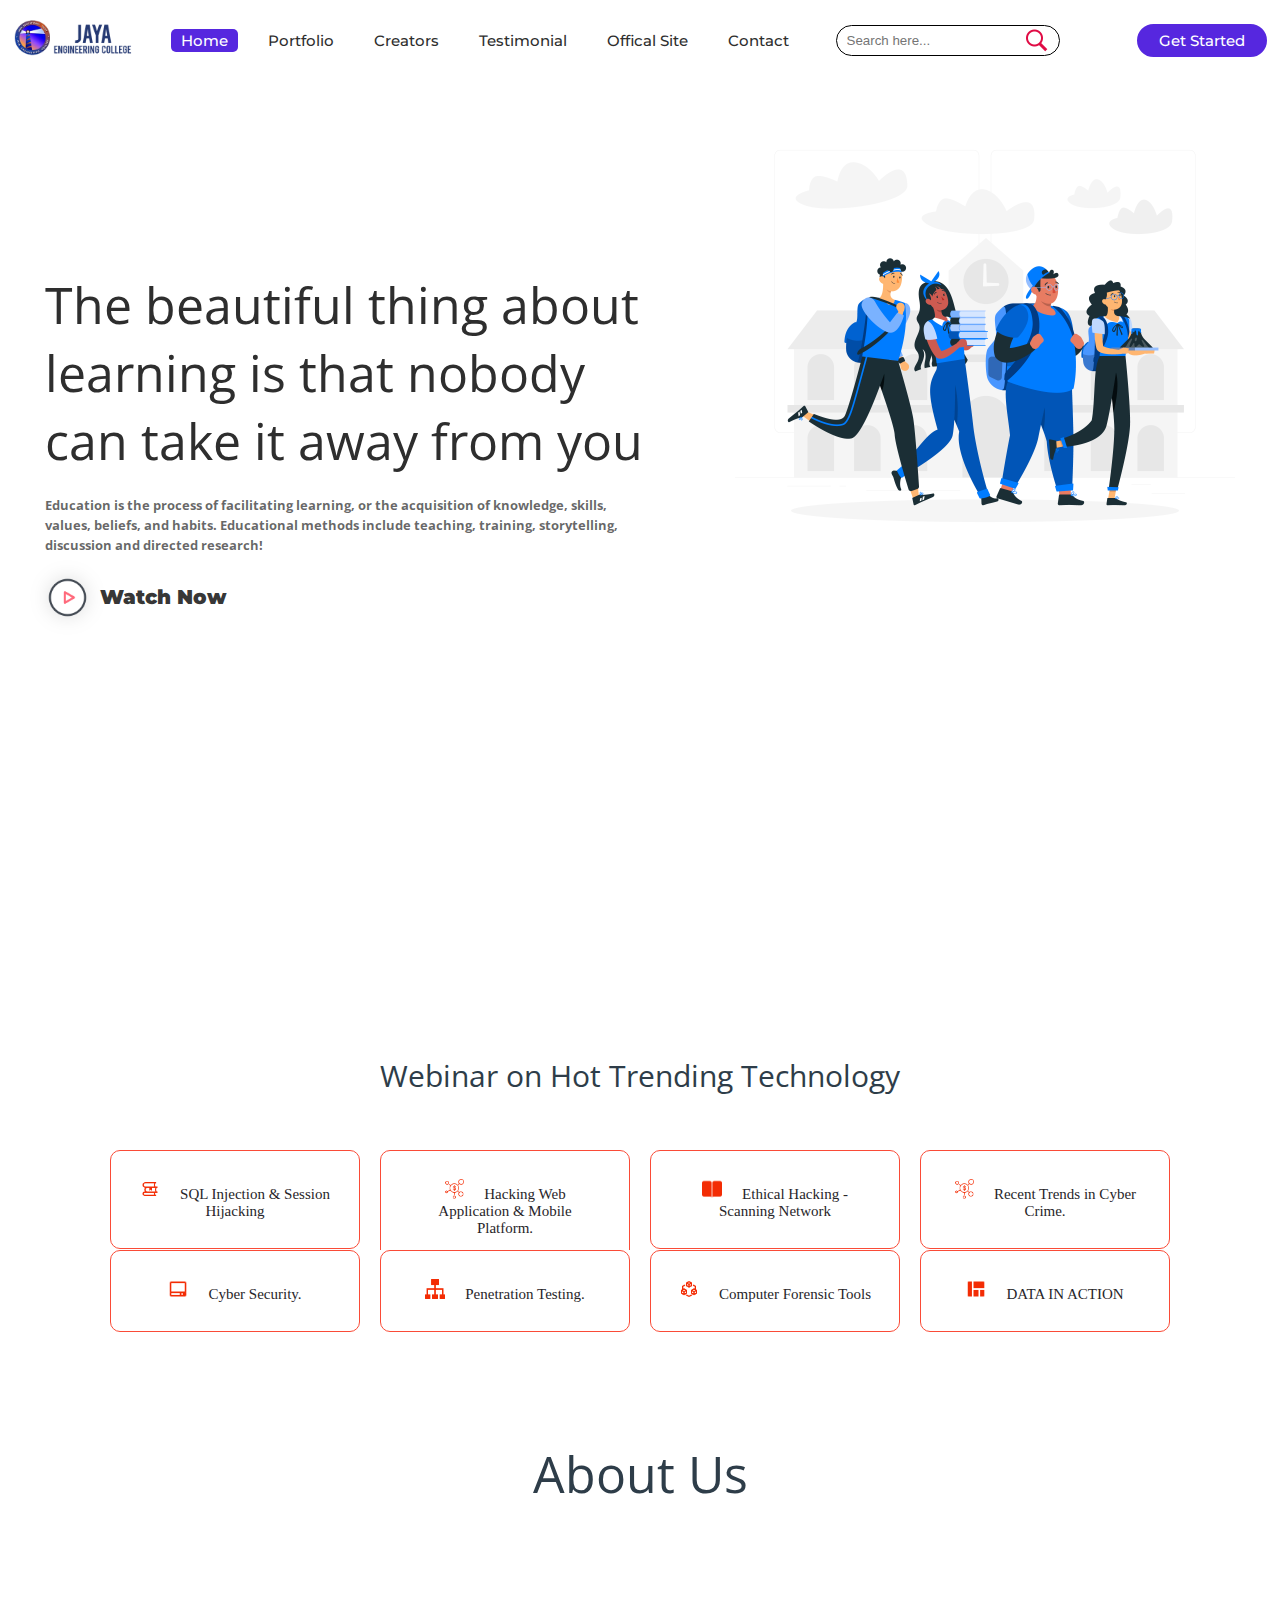
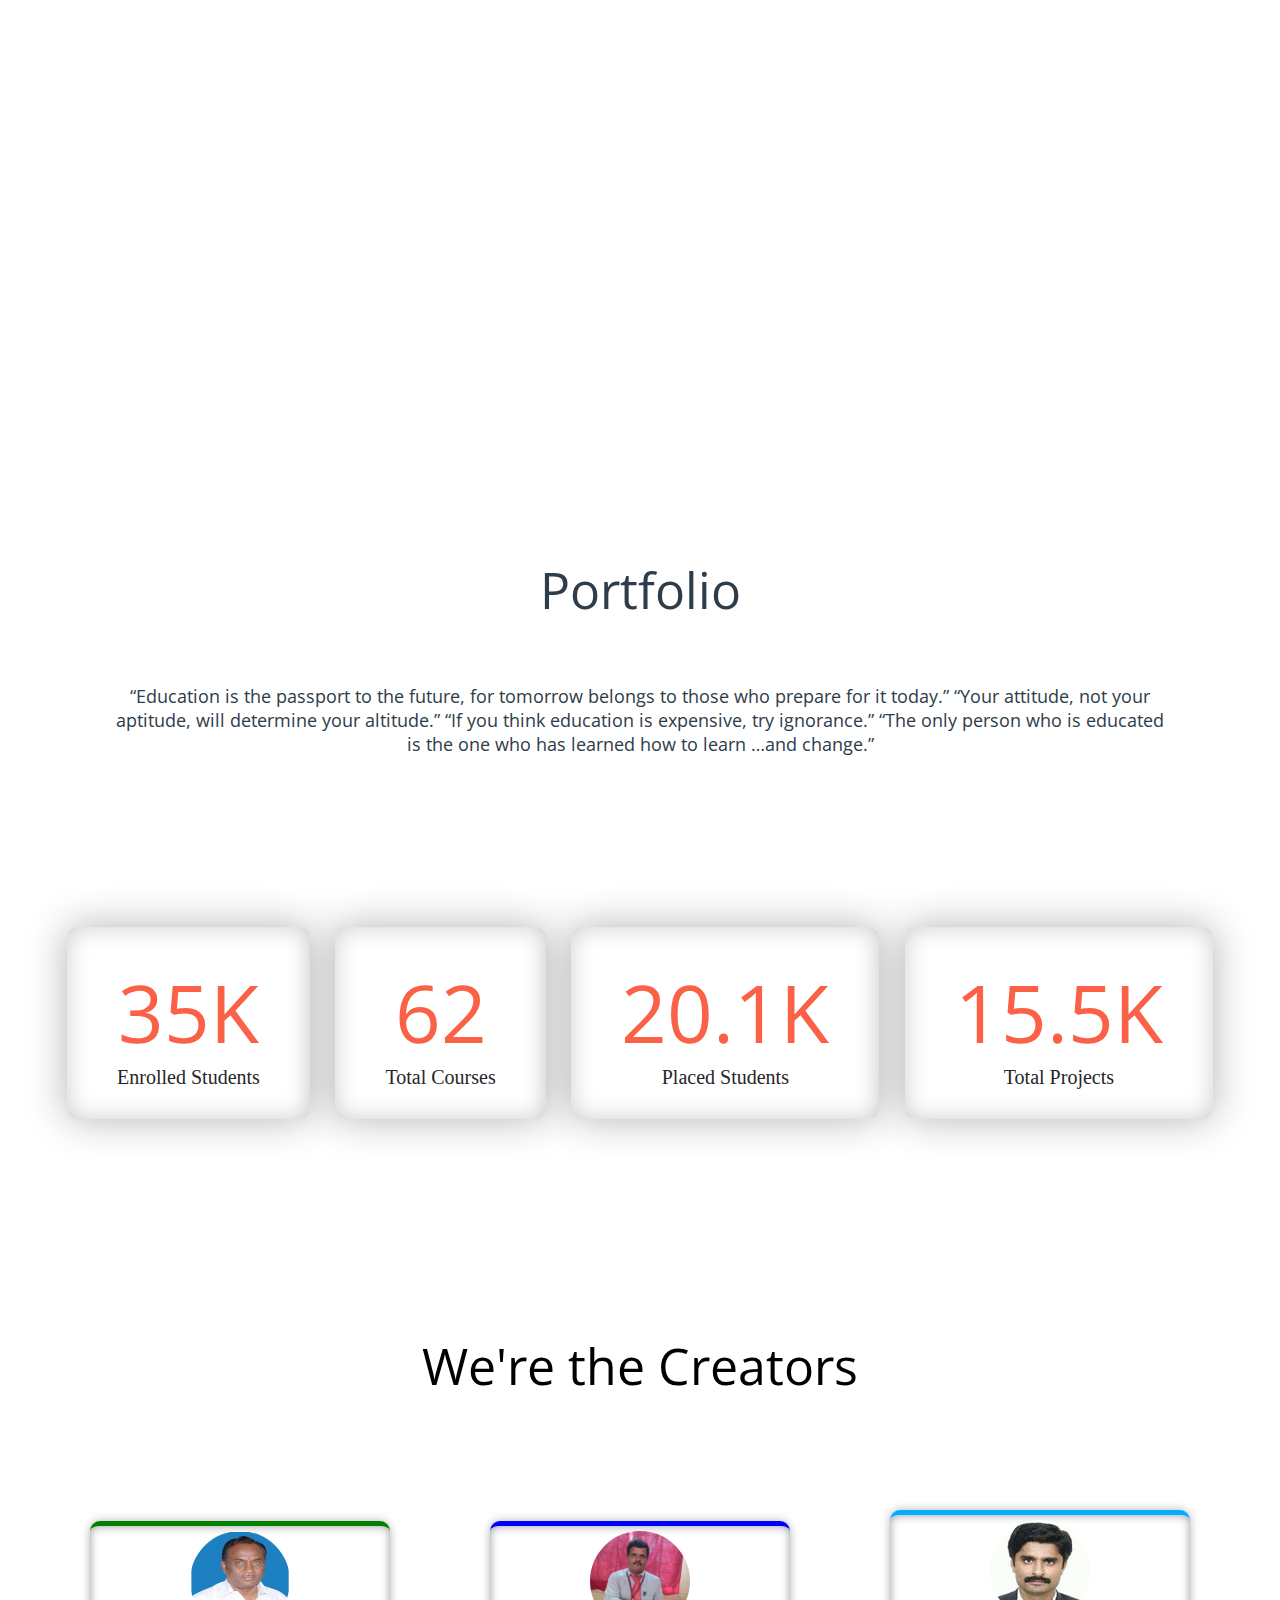
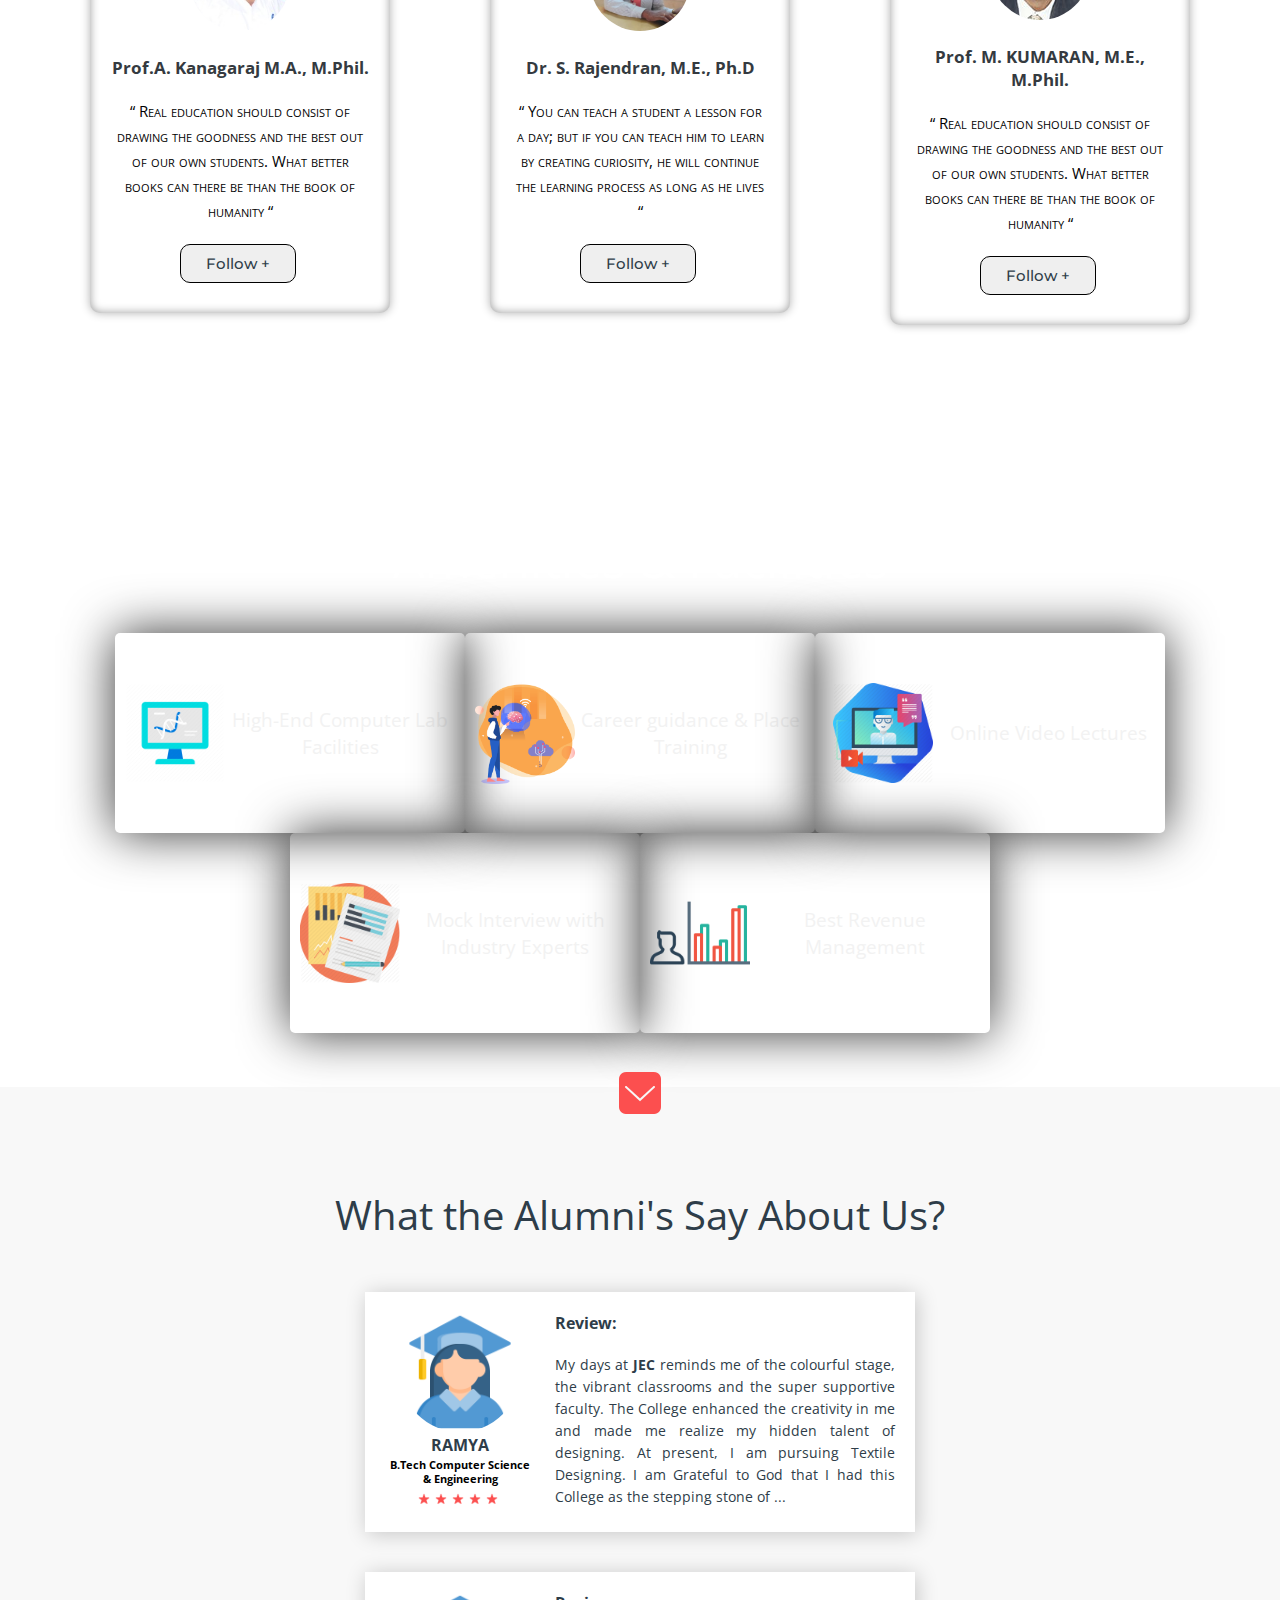
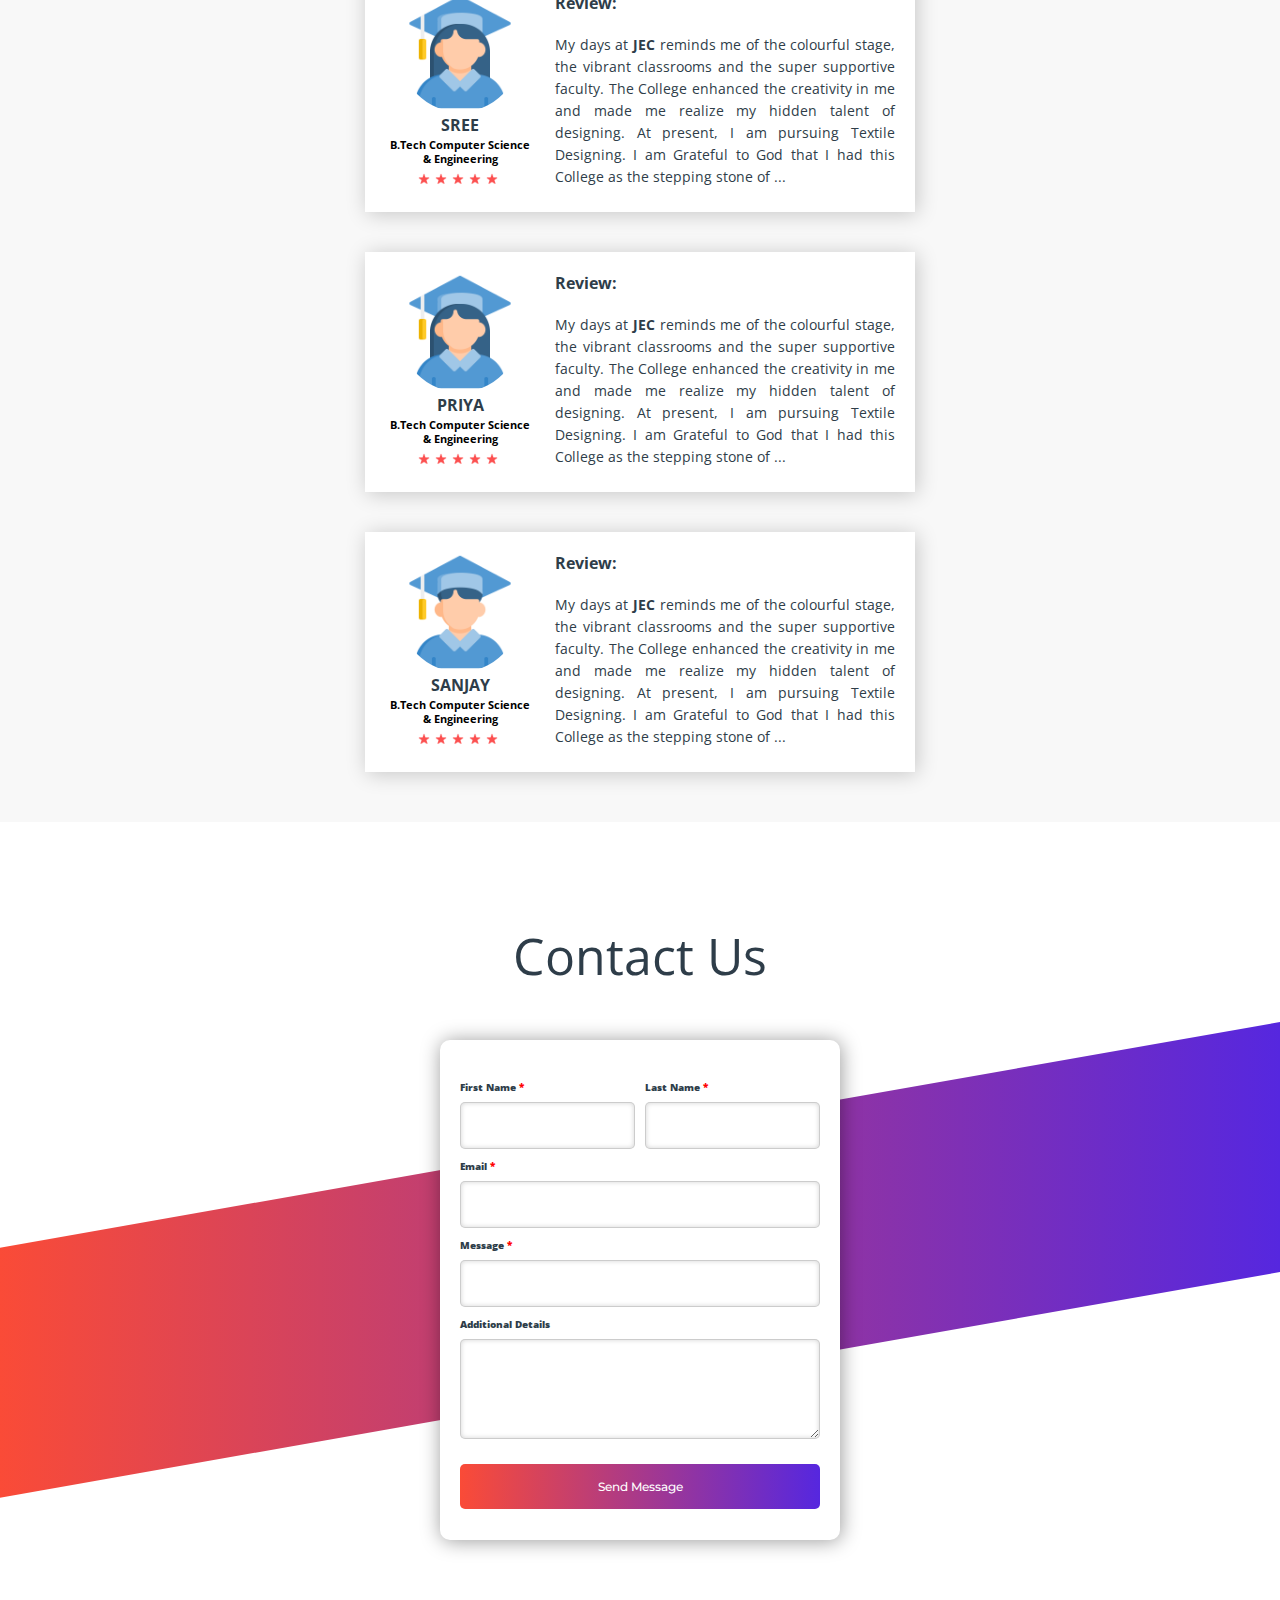
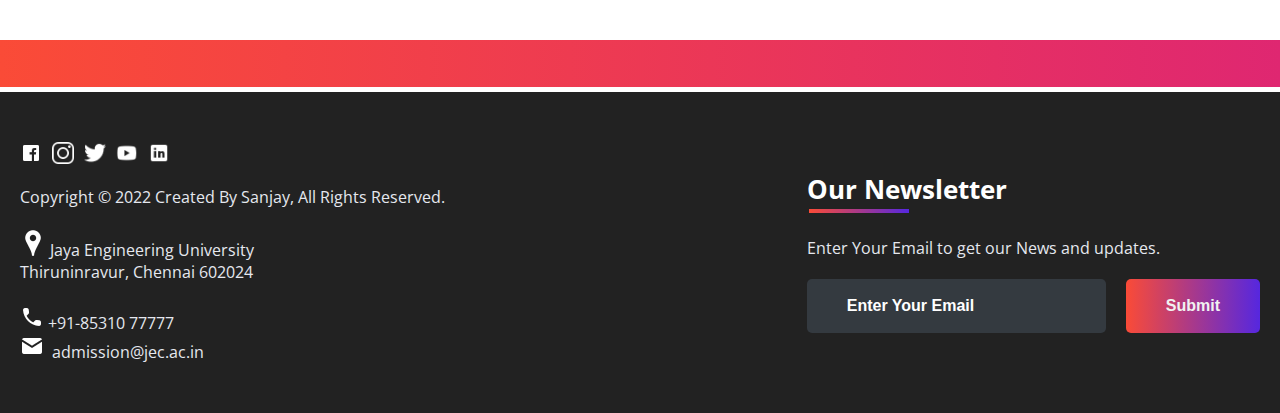
<file: index.html>
<!DOCTYPE html>
<html>
<head>
	<link rel="shortcut icon" type="png" href="images/icon/logo_fav.png">
	<meta charset="utf-8">
	<meta http-equiv="X-UA-Comaptible" content="IE=edge">
	<title>Jaya Engineering College</title>
	<meta name="desciption" content="">
	<meta name="viewport" content="width=device-width, initial-scale=1">
	<link rel="stylesheet" type="text/css" href="style.css">
	<script type="text/javascript" src="script.js"></script>
	<script src="https://code.jquery.com/jquery-3.2.1.js"></script>
	<script>
		$(window).on('scroll', function(){
  			if($(window).scrollTop()){
  			  $('nav').addClass('black');
 			 }else {
 		   $('nav').removeClass('black');
 		 }
		})
	</script>
</head>
<body>
<!-- Navigation Bar -->
	<header id="header">
		<nav>
			<div class="logo"><img src="images/icon/logo3.png" alt="logo"></div>
			<ul>
				<li><a class="active" href="">Home</a></li>
				<li><a href="#portfolio_section">Portfolio</a></li>
				<li><a href="#officer_section">Creators</a></li>
				<li><a href="#review_section">Testimonial</a></li>
				<li><a href="https://jec.ac.in/" target="_blank">Offical Site</a></li>
				<li><a href="#contactus_section">Contact</a></li>
			</ul>
			<div class="srch"><input type="text" class="search" placeholder="Search here..."><img src="images/icon/search.png" alt="search" onclick=slide()></div>
			<!-- <a class="get-started" href="login.html">Get Started</a> -->
			<a class="get-started" href="Maintance/under-construction.html">Get Started</a>
			<img src="images/icon/menu.png" class="menu" onclick="sideMenu(0)" alt="menu">
		</nav>
		<div class="head-container">
			<div class="quote">
				<p>The beautiful thing about learning is that nobody can take it away from you</p>
				<h5>Education is the process of facilitating learning, or the acquisition of knowledge, skills, values, beliefs, and habits. Educational methods include teaching, training, storytelling, discussion and directed research!</h5>
				<div class="play">
					<img src="images/icon/play.png" alt="play"><span><a href="https://www.youtube.com/watch?v=zTH3NrDEGRc" target="_blank">Watch Now</a></span>
				</div>
			</div>
			<div class="svg-image">
				<!-- <img src="images/extra/svg1.jpg" alt="svg"> -->
				<!-- <img src="images/extra/undraw.svg" alt="svg">  -->
				<!-- <img src="images/extra/College-Image.jpeg" alt="svg"> -->
				<img src="images/extra/blue-theme.jpg" alt="svg">
				<!-- <img src="images/extra/3784896.jpg" alt="svg"> -->
				

			</div>
		</div>
		<div class="side-menu" id="side-menu">
			<div class="close" onclick="sideMenu(1)"><img src="images/icon/close.png" alt=""></div>
			<!-- <div class="user">
				<img src="images/creator/roshan.jpeg" alt="Username">
				<p>roshank9419</p>
			</div> -->
			<ul>
				<li><a href="#about_section">About</a></li>
				<li><a href="#portfolio_section">Portfolio</a></li>
				<li><a href="#officer_section">Creators</a></li>
				<li><a href="#review_section">Testimonial</a></li>
				<li><a href="#contactus_section">Contact</a></li>
				<li><a href="#feedBACK">Feedback</a></li>
			</ul>
		</div>
	</header>


<!-- Some Popular Subjects -->
	<div class="title">
		<span>Webinar on Hot Trending Technology</span>
	</div>
	<br><br>
	<div class="course">
		<center><div class="cbox">
		<div class="det"><a href="https://www.youtube.com/watch?v=I4eF8NRDoO0&t=13s" target="_blank"><img src="images/courses/book.png">SQL Injection & Session Hijacking</a></div>
		<div class="det"><a href="https://www.youtube.com/watch?v=_ydTKbiiyTk&t=1946s" target="_blank"><img src="images/courses/d1.png">Hacking Web Application & Mobile Platform.</a></div>
		<div class="det"><a href="https://www.youtube.com/watch?v=V0fD6VNFsLk" target="_blank"><img src="images/courses/paper.png">Ethical Hacking - Scanning Network</a></div>
		<div class="det"><a href="https://www.youtube.com/watch?v=UvGnppJyQ2c" target="_blank"><img src="images/courses/d1.png">Recent Trends in Cyber Crime.</a></div>
		</div></center>
		<div class="cbox">
		<div class="det"><a href="https://www.youtube.com/watch?v=GTml_wui7Aw" target="_blank"><img src="images/courses/computer.png">Cyber Security.</a></div>
		<div class="det"><a href="https://www.youtube.com/watch?v=bEvC1G00mfk" target="_blank"><img src="images/courses/data.png">Penetration Testing.</a></div>
		<div class="det"><a href="https://www.youtube.com/watch?v=ZPRsPqOSKm0&t=41s" target="_blank"><img src="images/courses/algo.png">Computer Forensic Tools</a></div>
		<div class="det det-last"><a href="https://www.youtube.com/watch?v=HhzGzrPZlV8" target="_blank"><img src="images/courses/projects.png">DATA IN ACTION</a></div>
		</div>
	</div>

	
<!-- ABOUT -->
	<div class="diffSection" id="about_section">
		<center><p style="font-size: 50px; padding: 100px">About Us</p></center>
		<div class="about-content">
				<div class="side-image">
					<img class="sideImage" src="images/extra/e3.jpg">
				</div>
				<div class="side-text">
					<h2>What you think about us ?</h2>
					<p>
						Jaya Engineering College (JEC) is an ISO 9001:2000 certified institution founded in the year 1995 with a focus on
						technological innovation, entrepreneurship and character building to the students. The college offers 9 UG courses and 7
						PG courses. JEC is Affiliated to Anna University, Chennai and approved by AICTE, New Delhi. The college management team
						consists of well-experienced and committed Academicians and Administrators.
					    <br>
						<br>
						The college ensures that all students have the opportunity to acquire and develop personal and transferable skills, such
						as technical communication and team-working skills, which are directly appropriate to their future courses.
					</p>
				</div>
		</div>
	</div>


<!-- PORTFOLIO -->
	<div class="diffSection" id="portfolio_section">
		<center><p style="font-size: 50px; padding: 100px; padding-bottom: 40px;">Portfolio</p></center>
		<div class="content">
			<p>
				“Education is the passport to the future, for tomorrow belongs to those who prepare for it today.” “Your attitude, not your aptitude, will determine your altitude.” “If you think education is expensive, try ignorance.” “The only person who is educated is the one who has learned how to learn …and change.”
			</p>
		</div>
	</div>
	<div class="extra">
		<p>We're increasing this data every year</p>
		<div class="smbox">
		<span><center><div class="data">35K</div><div class="det">Enrolled Students</div></center></span>
		<span><center><div class="data">62</div><div class="det">Total Courses</div></center></span>
		<span><center><div class="data">20.1K</div><div class="det">Placed Students</div></center></span>
		<span><center><div class="data">15.5K</div><div class="det">Total Projects</div></center></span>
		</div>
	</div>


<!-- TEAM -->
	<div class="diffSection" id="officer_section">
		<center><p style="font-size: 50px; padding-top: 100px; padding-bottom: 60px;">We're the Creators</p></center>
		<div class="totalcard">
			<div class="card">
				<center><img src="images/creator/ChairmanPhoto.png"></center>
				<center>
					<div class="card-title">Prof.A. Kanagaraj M.A., M.Phil.</div>
					<div id="detail">
						<p>“ Real education should consist of drawing the goodness and the best out of our own students. What better
							books can there be than the book of humanity “</p>
						<div class="duty"></div>
						<a href="#" target="_blank"><button class="btn-roshan1">Follow +</button></a>
					</div>
				</center>
			</div>
			<div class="card">
				<center><img src="images/creator/Principal.png"></center>
				<center><div class="card-title">Dr. S. Rajendran, M.E., Ph.D</div>
				<div id="detail">
					<p>“ You can teach a student a lesson for a day; but if you can teach him to learn by creating curiosity, he will continue the learning process as long as he lives “</p>
					<div class="duty"></div>
					<a href="#" target="_blank"><button class="btn-roshan2">Follow +</button></a>
				</div>
				</center>
			</div>
			<div class="card">
				<center><img src="images/creator/KUMARAN-M-CSE .jpg"></center>
				<center><div class="card-title">Prof. M. KUMARAN, M.E., M.Phil.</div>
				<div id="detail">
					<p>“ Real education should consist of drawing the goodness and the best out of our own students. What better books can there be than the book of humanity “</p>
					<div class="duty"></div>
					<a href="#" target="_blank"><button class="btn-roshan3">Follow +</button></a>
				</div>
				</center>
			</div>
		</div>
	</div>


<!-- SERVICES -->
	<div class="service-swipe">
		<div class="diffSection" id="services_section">
		<center><p style="font-size: 50px; padding: 100px; padding-bottom: 40px; color: #fff;">Amenities & Facilities</p></center>
		</div>
		<div class="s-card"><img src="images/icon/computer-courses.png"><p>High-End Computer Lab Facilities</p></div>
		<div class="s-card"><img src="images/icon/brainbooster.png"><p>Career guidance & Place Training</p></div>
		<div class="s-card"><img src="images/icon/online-tutorials.png"><p>Online Video Lectures</p></div>
		<div class="s-card"><img src="images/icon/papers.jpg"><p>Mock Interview with Industry Experts</p></div>
		<div class="s-card"><img src="images/icon/p3.png"><p>Best Revenue Management</p></div>
	</div>

<!-- Reviews by Students -->
<div id="makeitfull">
	<a href="#review_section"><img src="images/icon/makeitfull.png"></a>
</div>
<div class="review">
	<div class="diffSection" id="review_section">
		<center><p style="font-size: 40px; padding: 100px; padding-bottom: 40px; color: #2E3D49;">What the Alumni's Say About Us?</p></center>
	</div>
	<div class="rev-container">
		<div class="rev-card">
			<div class="identity">
				<img src="images/creator/graduating-student-fm.png"><p>RAMYA</p>
				<h6>B.Tech Computer Science & Engineering</h6>
				<div class="rating"><img src="images/icon/star.png"><img src="images/icon/star.png"><img src="images/icon/star.png"><img src="images/icon/star.png"><img src="images/icon/star.png"></div>
			</div>
			<div class="rev-cont">
				<p id="title">Review:</p>
				<p id="content">
					My days at <strong> JEC </strong>reminds me of the colourful stage, the vibrant classrooms and the super supportive faculty. The College
					enhanced the creativity in me and made me realize my hidden talent of designing. At present, I am pursuing Textile
					Designing. I am Grateful to God that I had this College as the stepping stone of ...
				</p>
			</div>
		</div>
		<div class="rev-card">
			<div class="identity">
				<img src="images/creator/graduating-student-fm.png"><p>SREE</p>
				<h6>B.Tech Computer Science & Engineering</h6>
				<div class="rating"><img src="images/icon/star.png"><img src="images/icon/star.png"><img src="images/icon/star.png"><img src="images/icon/star.png"><img src="images/icon/star.png"></div>
			</div>
			<div class="rev-cont">
				<p id="title">Review:</p>
				<p id="content">
					My days at <strong> JEC </strong>reminds me of the colourful stage, the vibrant classrooms and the super supportive
					faculty. The College
					enhanced the creativity in me and made me realize my hidden talent of designing. At present, I am pursuing Textile
					Designing. I am Grateful to God that I had this College as the stepping stone of ...
				</p>
			</div>
		</div>
		<div class="rev-card">
			<div class="identity">
				<img src="images/creator/graduating-student-fm.png"><p>PRIYA</p>
				<h6>B.Tech Computer Science & Engineering</h6>
				<div class="rating"><img src="images/icon/star.png"><img src="images/icon/star.png"><img src="images/icon/star.png"><img src="images/icon/star.png"><img src="images/icon/star.png"></div>
			</div>
			<div class="rev-cont">
				<p id="title">Review:</p>
				<p id="content">
					My days at <strong> JEC </strong>reminds me of the colourful stage, the vibrant classrooms and the super supportive
					faculty. The College
					enhanced the creativity in me and made me realize my hidden talent of designing. At present, I am pursuing Textile
					Designing. I am Grateful to God that I had this College as the stepping stone of ...
				</p>
			</div>
		</div>
		<div class="rev-card">
			<div class="identity">
				<img src="images/creator/graduating-student-ml.png"><p>SANJAY</p>
				<h6>B.Tech Computer Science & Engineering</h6>
				<div class="rating"><img src="images/icon/star.png"><img src="images/icon/star.png"><img src="images/icon/star.png"><img src="images/icon/star.png"><img src="images/icon/star.png"></div>
			</div>
			<div class="rev-cont">
				<p id="title">Review:</p>
				<p id="content">
					My days at <strong> JEC </strong>reminds me of the colourful stage, the vibrant classrooms and the super supportive
					faculty. The College
					enhanced the creativity in me and made me realize my hidden talent of designing. At present, I am pursuing Textile
					Designing. I am Grateful to God that I had this College as the stepping stone of ...
				</p>
			</div>
		</div>
	</div>
</div>

<!-- CONTACT US -->
	<div class="diffSection" id="contactus_section">
		<center><p style="font-size: 50px; padding: 100px">Contact Us</p></center>
		<div class="csec"></div>
		<div class="back-contact">
			<div class="cc">
			<form action="#" method="post" enctype="text/plain">
				<label>First Name <span class="imp">*</span></label><label style="margin-left: 185px">Last Name <span class="imp">*</span></label><br>
				<center>
				<input type="text" name="" style="margin-right: 10px; width: 175px" required="required"><input type="text" name="lname" style="width: 175px" required="required"><br>
				</center>
				<label>Email <span class="imp">*</span></label><br>
				<input type="email" name="mail" style="width: 100%" required="required"><br>
				<label>Message <span class="imp">*</span></label><br>
				<input type="text" name="message" style="width: 100%" required="required"><br>
				<label>Additional Details</label><br>
				<textarea name="addtional"></textarea><br>
				<button type="submit" id="csubmit">Send Message</button>
			</form>
			</div>
		</div>
	</div>


<!-- FEEDBACK -->
	<!-- <div class="title2" id="feedBACK">
		<span>Give Feedback</span>
		<div class="shortdesc2">
			<p>Please share your valuable feedback to us</p>
		</div>
	</div>

	<div class="feedbox">
		<div class="feed">
			<form action="mailto:roshank9419@gmail.com" method="post" enctype="text/plain">
				<label>Your Name</label><br>
				<input type="text" name="" class="fname" required="required"><br>
				<label>Email</label><br>
				<input type="email" name="mail" required="required"><br>
				<label>Additional Details</label><br>
				<textarea name="addtional"></textarea><br>
				<button type="submit" id="csubmit">Send Message</button>
			</form>
		</div>
	</div> -->

<!-- Sliding Information -->
	<marquee style="background: linear-gradient(to right, #FA4B37, #DF2771); margin-top: 50px;" direction="left" onmouseover="this.stop()" onmouseout="this.start()" scrollamount="20"><div class="marqu">"ADMISSION OPEN FOR THIS ACADEMIC YEAR 2022. VISIT OUR OFFICIAL SITE."</div></marquee>

<!-- FOOTER -->
	<footer>
		<div class="footer-container">
			<div class="left-col">
				<!-- <img src="images/icon/logo - Copy.png" style="width: 200px;"> -->
				<div class="logo"></div>
				<div class="social-media">
					<a href="https://www.facebook.com/Jayagroupofcolleges/" target="_blank" ><img src="images/icon\fb.png"></a>
					<a href="https://www.instagram.com/jayagc/" target="_blank" ><img src="images/icon\insta.png"></a>
					<a href="#"><img src="images/icon\tt.png"></a>
					<a href="https://www.youtube.com/channel/UCEdNoFOuhhHotKfx1DFojAg" target="_blank" ><img src="images/icon\ytube.png"></a>
					<a href="#"><img src="images/icon\linkedin.png"></a>
				</div><br><br>
				<p class="rights-text">Copyright © 2022 Created By Sanjay, All Rights Reserved.</p>
				<br><p><img src="images/icon/location.png"> Jaya Engineering University<br>Thiruninravur, Chennai 602024</p><br>
				<p><img src="images/icon/phone.png"> +91-85310 77777 <br><img src="images/icon/mail.png">&nbsp; admission@jec.ac.in</p>
			</div>
			<div class="right-col">
				<h1 style="color: #fff">Our Newsletter</h1>
				<div class="border"></div><br>
				<p>Enter Your Email to get our News and updates.</p>
				<form class="newsletter-form">
					<input class="txtb" type="email" placeholder="Enter Your Email">
					<input class="btn" type="submit" value="Submit">
				</form>
			</div>
		</div>
	</footer>
</body>
</html>
</file>
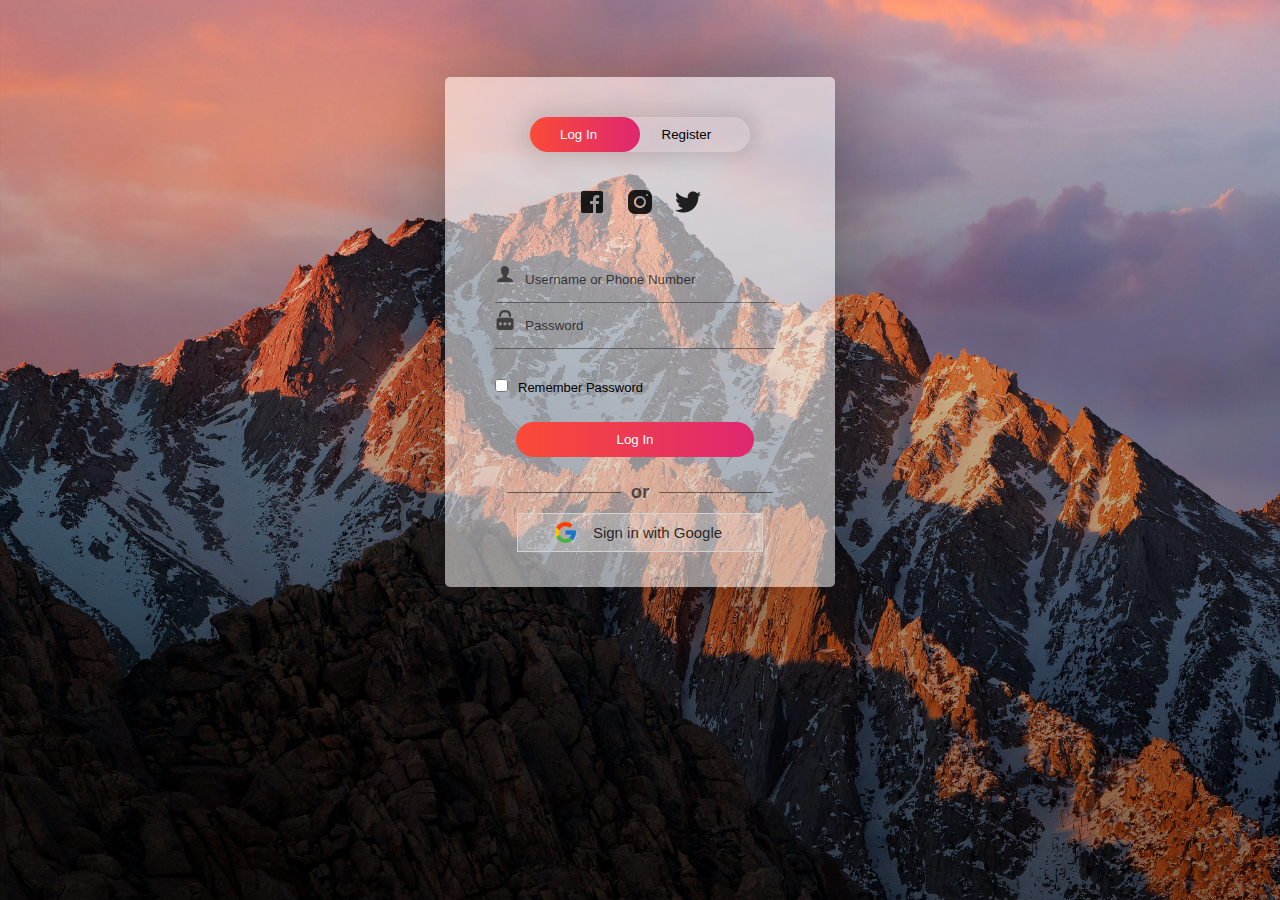
<file: login.html>
<!DOCTYPE html>
<html>
<head>
	<link rel="shortcut icon" type="png" href="images/icon/favicon.png">
	<title>Login SignUp</title>
	<link rel="stylesheet" type="text/css" href="loginStyle.css">
	<script src="https://ajax.googleapis.com/ajax/libs/jquery/3.4.1/jquery.min.js"></script>

  <!-- It will redirect to the Home Page after submitting the form -->
  <script>
  $(document).ready(function(){
    $("form").submit(function(){
      alert("Great Job !");
    });
  });
  </script>
</head>
<body>
		<div class="form-box">
			<div class="button-box">
				<div id="btn"></div>
				<button type="button" class="toggle-btn" id="log" onclick="login()" style="color: #fff;">Log In</button>
				<button type="button" class="toggle-btn" id="reg" onclick="register()">Register</button>
			</div>
			<div class="social-icons">
				<img src="images/icon/fb2.png">
				<img src="images/icon/insta2.png">
				<img src="images/icon/tt2.png">
			</div>
			
			<!-- Login Form -->
			<form id="login" class="input-group" action="index.html">
				<div class="inp">
					<img src="images/icon/user.png"><input type="text" id="email" class="input-field" placeholder="Username or Phone Number" style="width: 88%; border:none;" required="required">
				</div>
				<div class="inp">
					<img src="images/icon/password.png"><input type="password" id="password" class="input-field" placeholder="Password" style="width: 88%; border: none;" required="required">
				</div>
				<input type="checkbox" class="check-box">Remember Password
				<button type="submit" class="submit-btn">Log In</button>
			</form>


			<div class="other" id="other">
				<div class="instead">
					<h3>or</h3>
				</div>
				<button class="connect" onclick="google()">
					<img src="images/icon/google.png"><span>Sign in with Google</span>
				</button>
			</div>
			
			<!-- Registration Form -->
			<form id="register" class="input-group">
				<input type="text" class="input-field" placeholder="Full Name" required="required">
				<input type="email" class="input-field" placeholder="Email Address" required="required">
				<input type="password" class="input-field" placeholder="Create Password" name="psame" required="required">
				<input type="password" class="input-field" placeholder="Confirm Password" name="psame" required="required">
				<input type="checkbox" class="check-box" id="chkAgree" onclick="goFurther()">I agree to the Terms & Conditions
				<button type="submit" id="btnSubmit" class="submit-btn reg-btn">Register</button>
			</form>
		</div>
		<script type="text/javascript" src="script.js"></script>
</body>
</html>
</file>
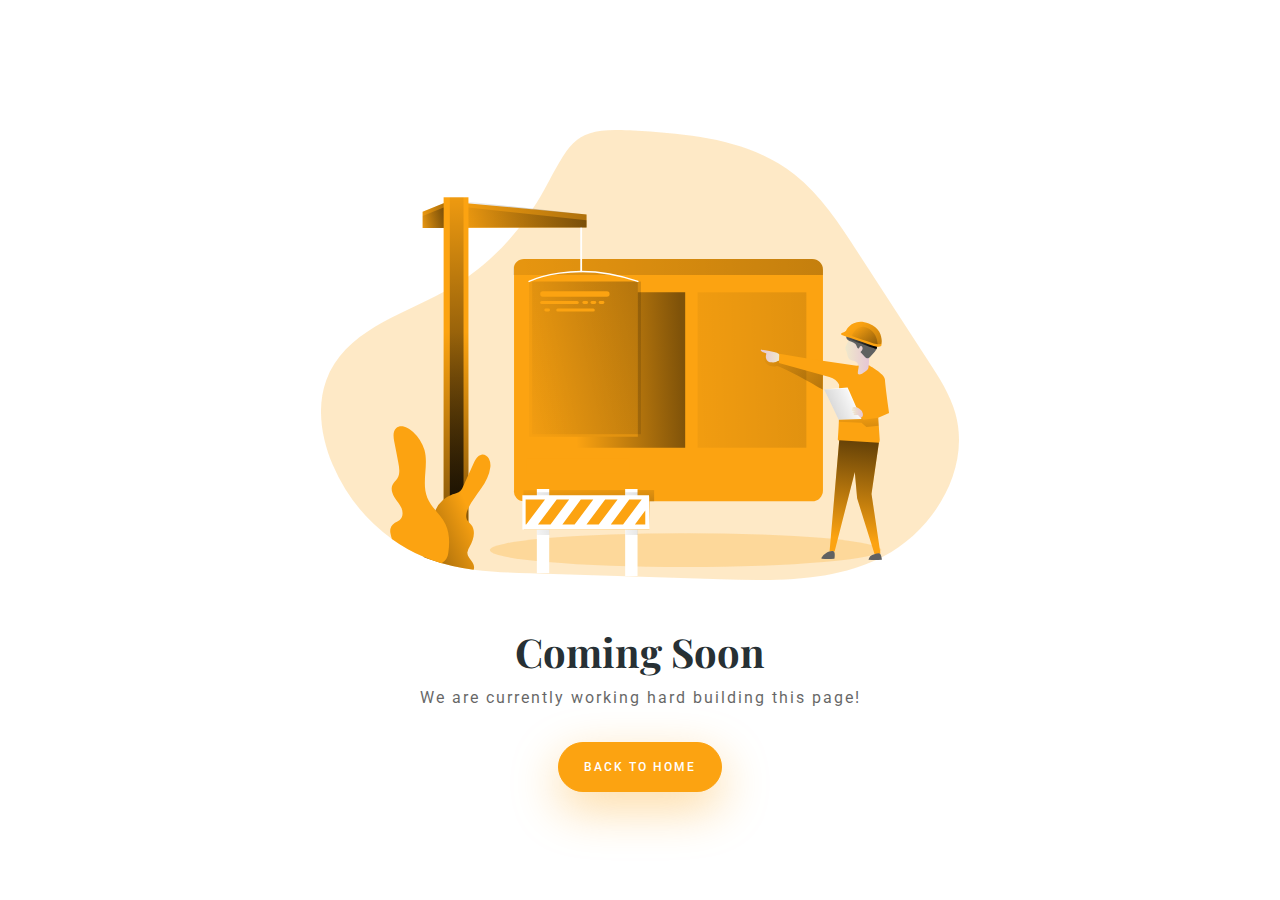
<file: Maintance/under-construction.html>
<html lang="en">
<head>
    <!-- META -->
    <meta charset="UTF-8">
    <meta name="viewport" content="width=device-width, initial-scale=1.0">
    <meta property="og:title" content="Portfolio">
    <title>Maintance Page</title>

    <!-- Stylesheets -->
    <link rel="stylesheet" href="./static/vendor/bootstrap/css/bootstrap.css">
    <link rel="stylesheet" href="./static/css/style.css">
</head>
<body>
    <div class="container vh-100">
        <div class="text-center">
            <img src="./static/img/construction.svg" class="h-50">
            <h1>Coming Soon</h1>
            <p>We are currently working hard building this page!</p>
            <a href="../index.html" class="btn btn-primary mt-3">Back to Home</a>
        </div>
    </div>
</body>
</html>
</file>
<file: style.css>
@import url("https://fonts.googleapis.com/css?family=Montserrat:500&display=swap");
@import url("https://fonts.googleapis.com/css?family=Dancing+Script&display=swap");
@import url("https://fonts.googleapis.com/css?family=Open+Sans&display=swap");

* {
  box-sizing: border-box;
  margin: 0;
  padding: 0;
}

html {
  scroll-behavior: smooth;
}
body {
  background: #fff;
  font-family: "Open Sans", sans-serif;
}

header {
  height: 90vh;
  /* background: #000; */
}
.black {
  box-shadow: 0 2px 10px rgba(0, 0, 0, 0.5);
}
nav {
  padding-top: 20px;
  padding-bottom: 20px;
  top: 0;
  position: fixed;
  display: flex;
  width: 100%;
  z-index: 1000;
  background: #fff;
  justify-content: space-around;
  transition: 1.5s;
  align-items: center;
}
nav ul {
  display: flex;
  align-items: center;
}
nav ul li {
  list-style: none;
  margin: 5px 10px;
}
nav ul li a {
  padding: 2px 10px;
  color: #2e2e2e;
  cursor: pointer;
  transition: 0.5s;
  text-decoration: none;
}
nav ul li a:hover {
  color: #fff;
  border-radius: 5px;
  background: #5627df;
}
.active {
  color: #fff;
  border-radius: 5px;
  background: #5627df;
}
.srch {
  padding: 2px 10px;
  display: flex;
  /* align-items: center; */
  justify-content: center;
  /* background: #0066ff; */
  border: 1px solid;
  border-radius: 20px;
}
.srch img {
  width: 25px;
  cursor: pointer;
}
.srch .search {
  /* padding: 2px 10px; */
  outline: none;
  border: none;
  background: transparent;
}

.get-started {
  margin-left: 50px;
  padding: 5px 20px;
  border: 2px solid #5627df;
  border-radius: 20px;
  text-decoration: none;

  transition: 0.5s;
  background-color: #5627df;
  color: #fff;
}
.get-started:hover {
  color: #2e2e2e;
  background: #fff;
}
.logo img {
  width: 120px;
  cursor: pointer;
  transition: all 1s;
}

a,
button {
  float: left;
  font-family: "Montserrat", sans-serif;
  font-weight: 500;
  font-size: 15px;
  color: #2e3d49;
  display: block;
  text-decoration: none;
  text-align: center;
}
.head-container {
  margin-top: 245px;
  display: flex;
  flex-wrap: wrap;
  align-items: center;
  justify-content: space-around;
}
.quote {
  width: 600px;
  transform: translateY(-50px);
}
.quote h5 {
  margin-top: 20px;
  color: #0009;
  line-height: 20px;
}
.quote p {
  font-size: 50px;
  color: #2e2e2e;
}
.quote .play {
  margin-top: 20px;
  display: flex;
  /* justify-content: center; */
  align-items: center;
}
.quote .play img {
  width: 45px;
  cursor: pointer;
  filter: drop-shadow(0 0 10px #0002);
}
.quote .play span a {
  margin-left: 10px;
  font-size: 20px;
  font-weight: 900;
  color: rgba(0, 0, 0, 0.8);
  cursor: pointer;
}
.svg-image img {
  width: 500px;
  /* filter: drop-shadow(0 20px 10px rgba(0,0,0,0.2)); */
  float: right;
  position: relative;
  top: -150px;
  /* top: -80px; */
}

/* SIDE MENU */
.menu {
  cursor: pointer;
  width: 25px;
  display: none;
}
.side-menu {
  width: 100%;
  height: 100%;
  background: rgba(182, 33, 90, 0.993);
  position: absolute;
  top: 0;
  transition: 0.8s;
  z-index: 2000;
  transform: translateX(-100%);
}
.side-menu ul {
  margin-top: 35%;
  display: flex;
  flex-direction: column;
  justify-content: center;
  /* background: #FA4B37; */
}
.side-menu ul li {
  list-style: none;
  /* background: #009900; */
  display: flex;
  justify-content: center;
  align-items: center;
  /* border-bottom: 1px solid #fff; */
  /* padding: 10px 0px; */
}
.side-menu ul li:hover a {
  background: #fff;
  color: #5627df;
}
.side-menu ul li a {
  color: #fff;
  width: 100%;
  font-size: 1em;
  /* background: #2E3D49; */
  text-decoration: none;
  padding: 15px 0px;
}
.close img {
  float: right;
  width: 35px;
  cursor: pointer;
  margin: 10px;
}
.user {
  display: flex;
  justify-content: center;
  align-items: center;
  margin-top: 10%;
}
.user img {
  width: 60px;
  border-radius: 50%;
  border: 2px solid #fff;
  filter: drop-shadow(0 10px 20px #0004);
  margin-right: 30px;
  cursor: pointer;
}
.user p {
  color: #fff;
  cursor: pointer;
}
.user img,
.user p {
  opacity: 1;
}
/*Common things in all sections*/
#about_section,
#portfolio_section,
#team_section,
#services_section,
#contactus_section {
  font-family: "Open Sans", sans-serif;
  color: #2e3d49;
  position: relative;
}
.diffSection {
  width: 100%;
  /*position: relative;*/
  justify-content: center;
  align-items: center;
}
.diffSection .content {
  margin: 10px;
  text-align: center;
  padding: 10px 100px;
  font-size: 1.1em;
}

/*PORTFOLIO*/
.extra {
  width: 100%;
}
.extra p {
  padding: 30px;
  padding-bottom: 150px;
  font-size: 50px;
  text-align: center;
  color: #fff;
  background-image: linear-gradient(rgba(0, 0, 0, 0), rgba(0, 0, 0, 0.7)),
    url("images/extra/b1.jpg");
  background-size: cover;
  background-attachment: fixed;
  font-family: cursive;
  z-index: -9;
}
.smbox {
  display: flex;
  flex-wrap: wrap;
  transform: translateY(-100px);
  justify-content: center;
}
.smbox span {
  margin: 1%;
  background: #fff;
  box-shadow: inset 0px 0px 25px rgba(0, 0, 0, 0.2), 0 0 40px rgba(0, 0, 0, 0.3);
  border-radius: 10px;
  padding: 30px 50px;
  cursor: pointer;
}
.smbox span:hover {
  transform: scale(1.3);
  transition: 0.5s ease;
}
.smbox .data {
  font-size: 80px;
  color: #fa6146;
}
.smbox .det {
  font-size: 20px;
  color: #272529;
  font-family: cursive;
}

/*Title*/
.title {
  margin-top: 0px;
  font-family: "Open Sans", sans-serif;
  font-size: 30px;
  text-align: center;
  color: #2e3d49;
}

/*ABOUT*/
.about-content {
  width: 100%;
  position: relative;
  justify-content: center;
  flex-wrap: wrap;
  display: flex;
  align-items: center;
}
.about-content .side-text {
  width: 550px;
  padding: 50px 40px;
  background: #fff;
  box-shadow: 2px 0 100px rgba(0, 0, 0, 0.3);
  border-radius: 5px;
  text-align: justify;
  line-height: 22px;
  opacity: 0;
  transform: translateX(-100px);
  transition: 1s ease-in-out;
}
.about-content .side-text-appear {
  opacity: 1;
  transform: translateX(0px);
}
.about-content .side-text h2 {
  padding: 10px;
}
.about-content .side-text p {
  padding: 10px;
}
.about-content .side-image img {
  width: 90%;
  border-radius: 5px;
}
.sideImage {
  transform: translateX(100px);
  opacity: 0;
  transition: 0.8s ease-in-out;
}
.sideImage-appear {
  opacity: 1;
  transform: translateX(0px);
}

/*POPULAR SUBJECTS*/
.cbox {
  position: relative;
  width: 100%;
  display: inline-flex;
  flex-wrap: wrap;
  justify-content: center;
}
.cbox .det {
  width: 250px;
  height: 80px;
  margin: 10px;
  background: #fff;
  cursor: pointer;
}
.cbox .det a {
  justify-content: space-around;
  width: 250px;
  padding: 28px;
  border-radius: 10px;
  border: 1px solid #fa4b37;
  font-size: 15px;
  color: #272529;
  font-family: cursive;
  text-decoration: none;
}
.cbox .det a:hover {
  background: linear-gradient(to right, #fa4b37, #5627df);
  color: white;
}
.cbox .det a:hover img {
  filter: brightness(100);
}
.cbox img {
  width: 20px;
  margin-right: 20px;
}

/*TEAM SECTION*/
.totalcard {
  width: 100%;
  display: flex;
  flex-wrap: wrap;
  align-items: center;
  justify-content: center;
  margin-bottom: 50px;
}
.totalcard .card {
  margin: 50px;
  width: 300px;
  border-radius: 10px;
  background: #fff;
}
.totalcard .card {
  box-shadow: inset 0 0 10px rgba(0, 0, 0, 0.4), 0 0 10px rgba(0, 0, 0, 0.3);
}
.card:nth-child(1) {
  border-top: 5px solid green;
}
.card:nth-child(2) {
  border-top: 5px solid blue;
}
.card:nth-child(3) {
  border-top: 5px solid rgb(0, 174, 255);
}
.card:nth-child(1):hover {
  box-shadow: inset 0px 0px 10px rgba(0, 255, 0, 0.5),
    1px 1px 30px rgba(0, 255, 0, 0.5);
}
.card:nth-child(2):hover {
  box-shadow: inset 0px 0px 10px rgba(0, 0, 255, 0.5),
    1px 1px 30px rgba(0, 0, 255, 0.5);
}
.card:nth-child(3):hover {
  box-shadow: inset 0px 0px 10px rgba(0, 0, 255, 0.5),
    1px 1px 30px rgba(0, 0, 255, 0.5);
}
.totalcard .card img {
  width: 100px;
  height: 100px;
  margin-top: 5px;
  cursor: pointer;
  border-radius: 50px;
  transition-duration: 0.8s;
}
.totalcard .card img:hover {
  transform: scale(3.5);
  border-radius: 0;
  box-shadow: 0 0 20px rgba(0, 0, 0, 0.5);
}
#detail p {
  font-size: 15px;
  line-height: 25px;
  font-variant: small-caps;
  text-align: center;
  margin: 25px;
  margin-bottom: 0px;
  margin-top: 0px;
}
#detail button {
  outline: none;
  border-radius: 10px;
  border-style: none;
  border: 1px solid black;
  padding: 9px 25px;
  cursor: pointer;
  transition-duration: 0.4s;
}
#detail a {
  bottom: 80px;
  text-decoration: none;
  margin-bottom: 30px;
  margin-top: 20px;
  margin-left: 90px;
  align-self: center;
}
.btn-roshan1:hover {
  background: rgba(0, 255, 0, 0.7);
  color: #fff;
}
.btn-roshan2:hover {
  background: rgba(0, 0, 255, 0.5);
  color: #fff;
}
.btn-roshan3:hover {
  background: rgba(0, 183, 255, 0.5);
  color: #fff;
}
.card-title {
  font-size: 17px;
  color: #343a40;
  padding: 20px;
  font-weight: 700;
}

/*Service Section*/
/*Service Section*/
.service-swipe {
  display: flex;
  flex-wrap: wrap;
  justify-content: center;
  align-items: center;
  background-image: linear-gradient(rgba(0, 0, 0, 0), rgba(0, 0, 0, 0.7)),
    url("images/extra/b3.jpg");
  background-size: cover;
  background-attachment: fixed;
}
.service-swipe .s-card img {
  width: 100px;
}
.service-swipe a {
  padding: 0;
  margin: 40px 10px;
}
.service-swipe .s-card {
  display: flex;
  justify-content: space-around;
  padding: 10px;
  align-items: center;
  text-align: center;
  width: 350px;
  height: 200px;
  box-shadow: inset 0 0 20px rgba(255, 255, 255, 0.05),
    0 0 50px rgba(0, 0, 0, 0.8);
  border-radius: 5px;
  cursor: pointer;
  transition-duration: 0.5s;
}
.service-swipe .s-card p {
  color: #f2f2f2;
  font-size: 1.2em;
  font-family: "Open Sans", sans-serif;
}
.service-swipe .s-card:hover {
  box-shadow: 0 0 50px rgba(255, 255, 255, 0.8);
  transform: translateY(-10px);
}

/*Contact Us Section*/
.csec {
  background: linear-gradient(to right, #fa4b37, #5627df);
  background-attachment: fixed;
  position: absolute;
  width: 100%;
  height: 250px;
  top: 200px;
  content: "";
  transform-origin: top right;
  transform: skewY(-10deg);
  z-index: -1;
}
.back-contact {
  margin-top: 0px;
  transform: translateY(-50px);
  display: flex;
  align-items: center;
  justify-content: space-around;
}
.cc {
  height: 400px;
  width: 400px;
  height: 500px;
  border-radius: 10px;
  justify-content: center;
  box-shadow: 1px 1px 20px rgba(0, 0, 0, 0.4);
  background: #fff;
}
.cc form {
  margin: 5%;
  margin-top: 40px;
  width: 90%;
  height: 90%;
}
.cc form label {
  position: absolute;
  color: #2e3d49;
  font-size: 10px;
  font-weight: 800;
}
.cc form input {
  padding: 15px;
  margin-bottom: 10px;
  border-radius: 5px;
  box-shadow: inset 0 0 5px lightgray;
  border: 1px solid rgba(0, 0, 0, 0.2);
  outline: none;
  color: #2e3d49;
  font-weight: 600;
}
.imp {
  color: red;
}
form textarea {
  width: 100%;
  height: 100px;
  box-shadow: inset 0 0 5px lightgray;
  border: 1px solid rgba(0, 0, 0, 0.2);
  border-radius: 5px;
  outline: none;
  color: #2e3d49;
  font-weight: 600;
  padding: 15px;
}
#csubmit {
  margin-top: 20px;
  background: linear-gradient(to right, #fa4b37, #5627df);
  border-radius: 5px;
  border-style: none;
  outline: none;
  width: 100%;
  padding: 15px 25px;
  color: #fff;
  font-size: 12px;
  cursor: pointer;
}

/*REVIEW SECTION*/
#makeitfull {
  display: flex;
  justify-content: center;
  transform: translateY(35px);
}
#makeitfull img {
  width: 50px;
}
.review {
  background: #f8f8f8;
  width: 100%;
}
.rev-container {
  padding: 10px 10%;
  display: flex;
  flex-wrap: wrap;
  justify-content: space-around;
}
.rev-container .rev-card {
  /*overflow: hidden;*/
  width: 550px;
  height: 240px;
  margin-bottom: 40px;
  background: #fff;
  display: flex;
  padding: 10px;
  box-shadow: 2px 2px 20px rgba(0, 0, 0, 0.2);
}
.rev-card:hover {
  box-shadow: 1px 1px 5px rgba(0, 0, 0, 0.2);
}
.identity {
  display: flex;
  flex-wrap: wrap;
  justify-content: center;
  padding: 10px;
}
.identity img {
  width: 120px;
  height: 120px;
  transition-duration: 0.8s;
  border-radius: 50%;
}
.identity img:hover {
  transform: scale(2.2);
  border-radius: 0px;
  box-shadow: 0 0 20px rgba(0, 0, 0, 0.3);
}
.identity p {
  width: 150px;
  font-weight: bold;
  color: #2e3d49;
  text-align: center;
}
.identity h6 {
  width: 150px;
  text-align: center;
}
.identity .rating img {
  width: 12px;
  height: 12px;
  margin-right: 5px;
}
.rev-cont {
  overflow: hidden;
}
.rev-cont #title {
  padding: 10px;
  color: #2e3d49;
  font-weight: bold;
}
.rev-cont #content {
  padding: 10px;
  font-size: 0.9em;
  color: #2e3d49;
  line-height: 22px;
  text-align: justify;
}

/*FEEDBACK*/
.title2 {
  position: relative;
  margin-top: 150px;
  margin-left: 100px;
}
.title2 span {
  font-weight: 700;
  font-family: "Open Sans", sans-serif;
  font-size: 30px;
  color: #2e3d49;
}
.title2 .shortdesc2 {
  padding: 10px;
  font-family: "Open Sans", sans-serif;
  font-size: 15px;
  color: #2e3d49;
  margin-bottom: 10px;
}
.feedbox {
  margin-top: 50px;
  width: 100%;
  display: flex;
  background-image: linear-gradient(rgba(0, 0, 0, 0), rgba(0, 0, 0, 0.7)),
    url("images/extra/b4.jpg");
  background-size: cover;
  padding: 50px 80px;
  background-attachment: fixed;
}
.feed {
  width: 800px;
  height: 400px;
  position: relative;
  border-radius: 10px;
  justify-content: center;
  box-shadow: inset 0 0 90px rgba(0, 0, 0, 0.6), 0 0 80px rgba(0, 0, 0, 0.2);
  background: rgba(0, 0, 0, 0.4);
}
.feed form {
  width: 100%;
  height: 100%;
  padding: 20px;
}

.feed form label {
  position: absolute;
  color: #f2f2f2;
  font-size: 10px;
  font-weight: 800;
}
.feed form input,
.feed textarea {
  padding: 15px;
  border-radius: 5px;
  box-shadow: inset 0 0 5px lightgray;
  border: 1px solid rgba(0, 0, 0, 0.2);
  outline: none;
  color: #2e3d49;
  background: #fff9;
  font-weight: 600;
}
.feed form input {
  margin-bottom: 15px;
  width: 50%;
}
.feed form .fname {
  width: 25%;
}
.feed form textarea {
  width: 100%;
  height: 100px;
}
.feed #csubmit {
  margin-top: 25px;
  background: linear-gradient(to right, #fa4b37, #5627df);
  border-radius: 5px;
  border-style: none;
  outline: none;
  width: 100%;
  padding: 15px 25px;
  color: #fff;
  font-size: 12px;
  cursor: pointer;
}

/*SCROLLING TEXT*/
.marqu {
  text-align: center;
  justify-content: center;
  color: #fff;
  font-size: 20px;
  padding: 10px;
}

/*FOOTER*/
footer {
  color: #e5e8ef;
  background: #000d;
  padding: 50px 0;
}
footer .footer-container {
  max-width: 1300px;
  margin: auto;
  padding: 0 20px;
  display: flex;
  justify-content: space-between;
  align-items: center;
  flex-wrap: wrap-reverse;
}
footer .social-media img {
  width: 22px;
}
footer .logo {
  width: 180px;
  color: #fff;
}
footer .social-media a {
  margin-right: 10px;
  font-size: 22px;
  text-decoration: none;
}
footer .right-col h1 {
  font-size: 26px;
}
footer .border {
  width: 100px;
  height: 4px;
  background: linear-gradient(to right, #fa4b37, #5627df);
  margin: 2px;
}
footer .newsletter-form {
  display: flex;
  justify-content: center;
  align-items: center;
  flex-wrap: wrap;
}
footer input::placeholder {
  color: white !important;
}
footer .txtb {
  flex: 1;
  padding: 18px 40px;
  font-size: 16px;
  background: #343a40;
  border: none;
  font-weight: 700;
  outline: none;
  border-radius: 5px;
  min-width: 260px;
  margin-top: 20px;
  color: white;
}
footer .btn {
  margin-top: 20px;
  padding: 18px 40px;
  font-size: 16px;
  color: #f1f1f1;
  background: linear-gradient(to right, #fa4b37, #5627df);
  border: none;
  font-weight: 700;
  outline: none;
  border-radius: 5px;
  margin-left: 20px;
  cursor: pointer;
  transition: opacity 0.3s linear;
}
footer .btn:hover {
  opacity: 0.7;
}

/*PROPERTIES FOR MAKING WEBSITE RESPONSIVE*/
@media screen and (max-width: 960px) {
  .footer-container {
    max-width: 600px;
  }
  .right-col {
    width: 100%;
    margin-bottom: 60px;
  }
  .left-col {
    width: 100%;
    text-align: center;
  }
  .social-media {
    display: flex;
    justify-content: center;
  }
  .logo {
    transition: 1s;
    margin-left: 30%;
  }
  nav ul,
  .srch,
  .get-started {
    display: none;
  }
  .menu {
    display: block;
  }
  nav {
    padding-bottom: 20px;
    border-bottom: 1px solid #0005;
    /* position: fixed; */
    /* top: 0; */
  }
  .quote p,
  .quote h5,
  .play {
    justify-content: center;
    text-align: center;
  }
  .quote p {
    font-size: 30px;
  }
  .service-container .right-side img {
    width: 90%;
  }
  .title {
    margin-top: 0px;
  }
}
@media screen and (max-width: 700px) {
  footer .btn {
    margin: 0;
    width: 100%;
    margin-top: 20px;
  }
  .svg-image img {
    width: 90%;
    margin: 20px;
    /* align-self: center; */
  }
}

@media screen and (max-width: 1000px) {
  .feedbox form input,
  .feedbox form .fname {
    width: 100%;
  }
}
</file>
<file: loginStyle.css>
* {
	margin: 0;
	padding: 0;
	font-family: sans-serif;
}

body {
	background-image: linear-gradient(rgba(0,0,0,0),rgba(0,0,0,0.5)),url("images/extra/backwallpaper.jpg");
	background-size: cover;
	background-attachment: fixed;
	display: flex;
	justify-content: center;
}
.logo {
	display: flex;
	justify-content: center;
}
.logo img {
	width: 100px;
}
.form-box
{
	width: 380px;
	height: 500px;
	position: relative;
	margin: 6% auto;
	background: #fff8;
	padding: 5px;
	border-radius: 5px;
	overflow: hidden;
	box-shadow: 0px 0px 100px rgba(0,0,0,0.4);
}

.button-box
{
	width: 220px;
	margin: 35px auto;
	position: relative;
	box-shadow: 0 0 20px 9px rgba(0,0,0,.1);
	border-radius: 30px;
}

.toggle-btn
{
	padding: 10px 30px;
	cursor: pointer;
	background: transparent;
	position: relative;
	border: 0;
	outline: none;
}

#btn
{
	top: 0;
	left: 0;
	position: absolute;
	width: 110px;
	height: 100%;
	background: linear-gradient(to right, #FA4B37, #DF2771);
	border-radius: 30px;
	transition: 0.5s;
}
.social-icons
{
	margin: 30px auto;
	text-align: center;
}
.social-icons img
{
	width: 30px;
	margin: 0 7px;
	cursor: pointer;
	opacity: 0.85;
}

.input-group
{
	top: 180px;
	position: absolute;
	width: 280px;
	transition: .5s;
	font-size: 13px;
	color: #010101;
}
.inp {
	border-bottom: 1px solid rgba(0,0,0,0.4);
	justify-content: center;
}
.inp img{
	width: 20px;
	padding-right: 10px;
}
.input-field
{
	width: 100%;
	padding: 10px 0;
	margin: 5px 0;
	border-left: 0;
	border-right: 0;
	border-top: 0;
	border-bottom: 1px solid rgba(0,0,0,0.4);
	outline: none;
	background: transparent;
	color: rgba(0,0,0);
}
::placeholder { /* Chrome, Firefox, Opera, Safari 10.1+ */
	color: rgba(0,0,0,0.7);
	/*opacity: 1;  Firefox */
}
#register .input-field {
	color: rgba(0,0,0,0.8);
}
.submit-btn
{
	width: 85%;
	padding: 10px 30px;
	cursor: pointer;
	display: block;
	margin: auto;
	background: linear-gradient(to right, #FA4B37, #DF2771);
	color: #fff;
	border: 0;
	outline: none;
	border-radius: 30px;
}

.reg-btn {
	background: lightgray;
}
.check-box
{
	cursor: pointer;
	margin: 30px 10px 30px 0;
}

.instead {
	margin-top: 10px;
}
.instead h3 {
    overflow: hidden;
    text-align: center;
    color: rgba(0,0,0,0.6);
}
.instead h3:before,
.instead h3:after {
    background-color: rgba(0,0,0,0.5);
    content: "";
    display: inline-block;
    height: 1px;
    position: relative;
    vertical-align: middle;
    width: 50%;
}
.instead h3:before {
    right: 0.5em;
    margin-left: -50%;
}
.instead h3:after {
    left: 0.5em;
    margin-right: -50%;
}
span
{
	color: rgba(0,0,0,0.8);
	font-size: 12px;
}

#login
{
	left: 50px;
}
#register
{
	left: 450px;
}

.other {
	display: grid;
	justify-content: center;
	margin-top: 250px;
}

.connect {
	display: flex;
	margin: 10px;
	padding: 0px 30px;
	align-items: center;
	text-align: center;
	justify-content: center;
	border: 1px solid lightgray;
	cursor: pointer;
	outline: none;
	/*border-radius: 10px;*/
	background: #fff3;
}
.connect:hover {
	background: #fff8;
}
.connect img {
	padding: 5px;
	width: 25px;
}
.connect span {
	padding: 10px;
	font-size: 15px;
}
</file>
<file: Maintance/static/css/style.css>
/*!
    * Under Construction Template - https://github.com/Directoire/under-construction-template
    * Version - 1.0.0
    * Licensed under the MIT license - http://opensource.org/licenses/MIT
    *
    * Copyright (c) 2020 Hendrik Demir (Directoire)
*/

@import url('https://fonts.googleapis.com/css2?family=Playfair+Display:wght@400;500;600;700;800&family=Roboto:wght@400;500;600&display=swap');

:root {
    --primary: #FCA311;
    --dark-blue: #14213D;
    --dark-grey: #273034;
    --light-grey: #E5E5E5;
    --black: #000000;
    --white: #FFFFFF;
    --roboto: 'Roboto', sans-serif;
    --playfair: 'Playfair Display', serif;
}

img {
    position: relative;
    margin-top: 130px;
}

h1 {
    color: var(--dark-grey);
    font-weight: 700;
    margin-top: 3rem;
    font-family: var(--playfair);
}

p {
    color: black;
    opacity: 0.6;
    margin-top: 10px;
    font-family: var(--roboto);
    letter-spacing: 2px;
    font-weight: 400;
}

.btn {
    font-weight: 500;
    font-family: var(--roboto);
    text-transform: uppercase;
    font-size: 12px;
    letter-spacing: 2px;
    padding: 15px 25px;
    border-radius: 999px;
    transition: 0.3s all;
}

.btn-primary {
    background-color: var(--primary);
    border-color: var(--primary);
    box-shadow: 0 1rem 3rem rgb(252, 163, 17, 0.4);
}

.btn-primary:hover {
    background-color: var(--primary);
    border-color: var(--primary);
    transform: translateY(-2px);
    box-shadow: 0 1rem 3rem rgb(252, 163, 17, 0.6);
}

.btn-primary:focus {
    background-color: var(--primary) !important;
    border-color: var(--primary) !important;
    box-shadow: 0 1rem 3rem rgb(252, 163, 17, 0.6) !important;
}

@media only screen and (max-width: 600px) {
    img {
        margin-top: 80px;
        width: 80%;
    }
}
</file>
